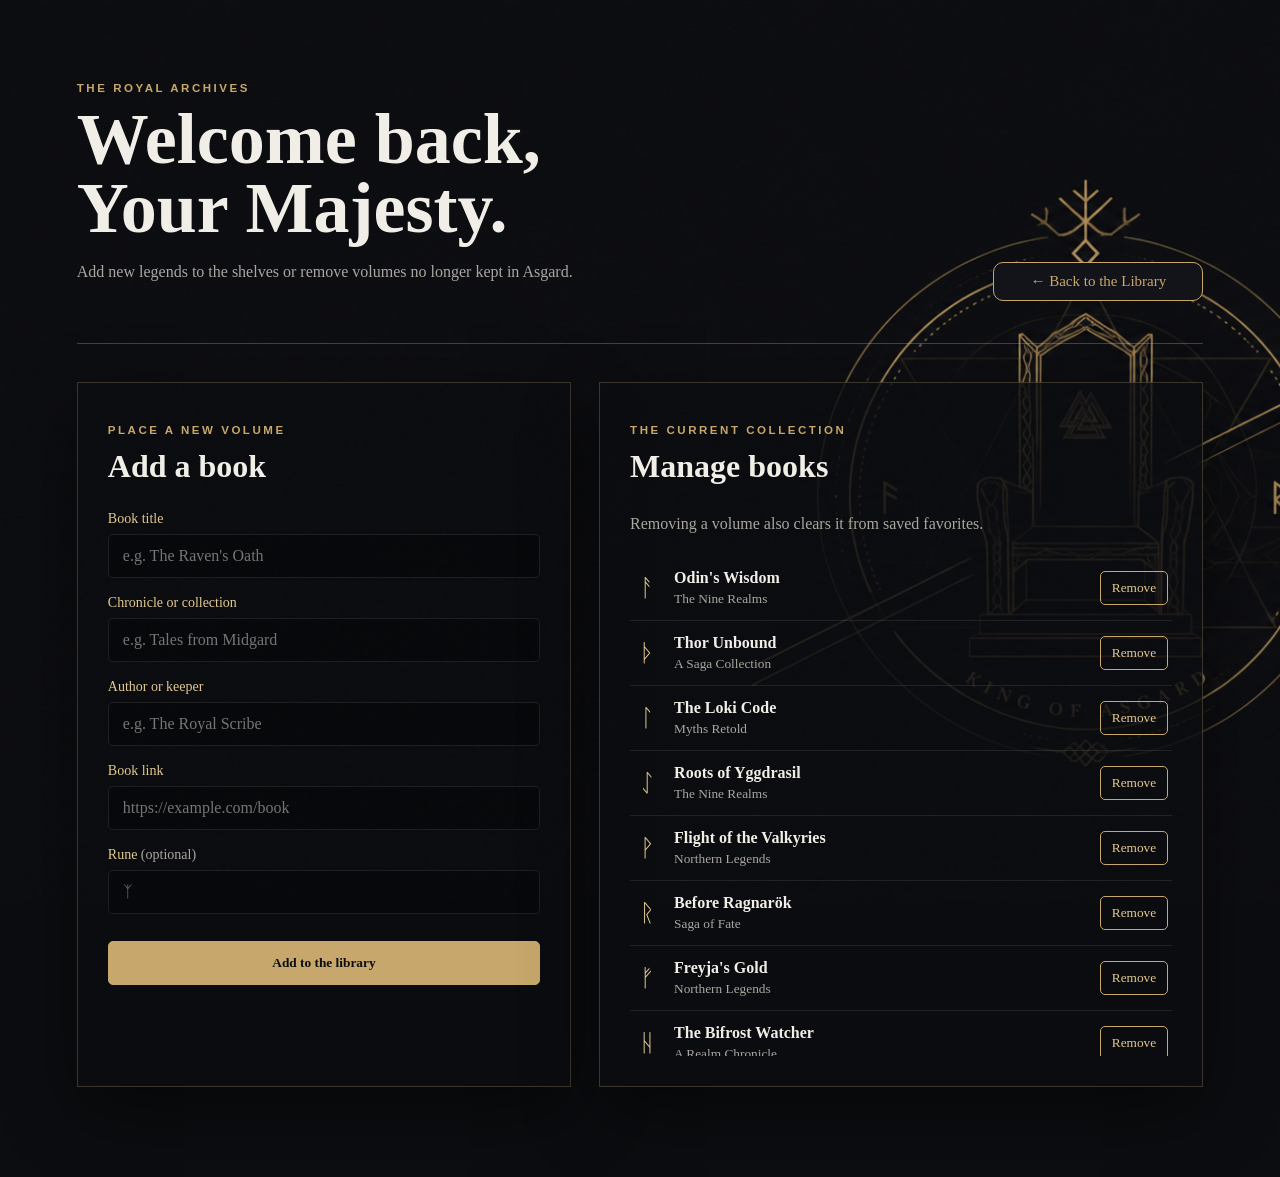
<file: Admin.html>
<!doctype html>
<html lang="en">
  <head>
    <meta charset="UTF-8" />
    <meta name="viewport" content="width=device-width, initial-scale=1.0" />
    <title>King of Asgard | Asgardian Library</title>
    <link rel="stylesheet" href="Style.css" />
  </head>
  <body id="admin_body">
    <main class="admin-shell">
      <header class="admin-hero">
        <div>
          <p class="golden_txt">THE ROYAL ARCHIVES</p>
          <h1>Welcome back,<br />Your Majesty.</h1>
          <p class="admin-intro">Add new legends to the shelves or remove volumes no longer kept in Asgard.</p>
        </div>
        <a class="Admin_home" href="Home.html">← Back to the Library</a>
      </header>

      <section class="admin-grid" aria-label="Library management">
        <form id="book-form" class="admin-panel">
          <p class="golden_txt">PLACE A NEW VOLUME</p>
          <h2>Add a book</h2>
          <label for="book-title">Book title</label>
          <input id="book-title" name="title" type="text" maxlength="60" required placeholder="e.g. The Raven's Oath" />
          <label for="book-subtitle">Chronicle or collection</label>
          <input id="book-subtitle" name="subtitle" type="text" maxlength="60" required placeholder="e.g. Tales from Midgard" />
          <label for="book-author">Author or keeper</label>
          <input id="book-author" name="author" type="text" maxlength="60" required placeholder="e.g. The Royal Scribe" />
          <label for="book-link">Book link</label>
          <input id="book-link" name="link" type="url" required placeholder="https://example.com/book" />
          <label for="book-rune">Rune <span>(optional)</span></label>
          <input id="book-rune" name="rune" type="text" maxlength="3" placeholder="ᛉ" />
          <button class="admin-submit" type="submit">Add to the library</button>
          <p id="admin-message" class="admin-message" role="status" aria-live="polite"></p>
        </form>

        <section class="admin-panel admin-inventory">
          <p class="golden_txt">THE CURRENT COLLECTION</p>
          <h2>Manage books</h2>
          <p class="admin-intro">Removing a volume also clears it from saved favorites.</p>
          <ul id="admin-book-list" class="admin-book-list"></ul>
        </section>
      </section>
    </main>
    <script src="Library.js"></script>
    <script src="Admin.js"></script>
  </body>
</html>
</file>
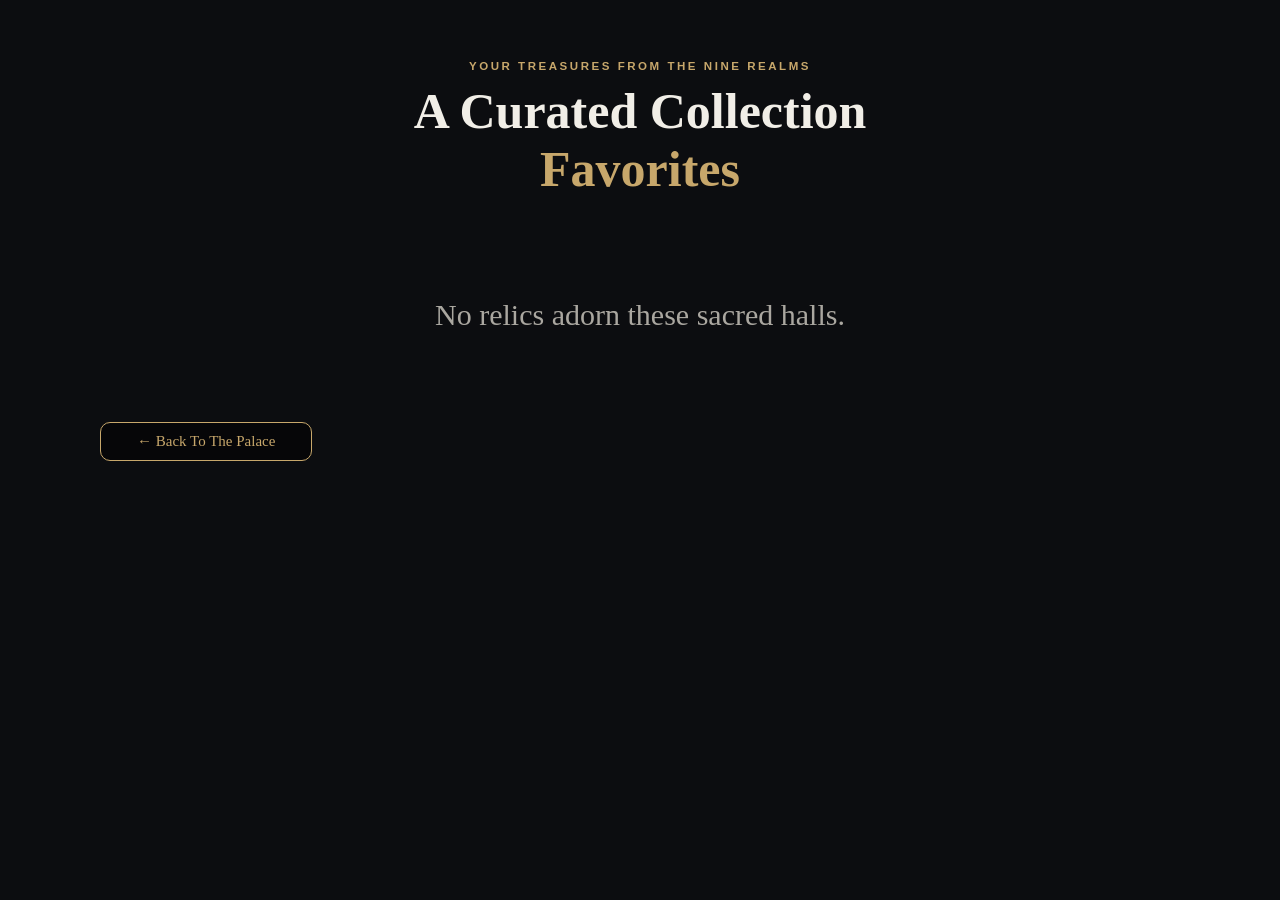
<file: Favorites.html>
<!DOCTYPE html>
<html lang="en">
<head>
    <meta charset="UTF-8">
    <meta name="viewport" content="width=device-width, initial-scale=1.0">
    <title>Favorites | Asgardian Library</title>
    <link rel="stylesheet" href="Style.css">
</head>
<body class="Favorites_Page">
    <section class="favorites_txt">
        <div class="golden_txt" align="center">
            YOUR TREASURES FROM THE NINE REALMS
        </div>
        <h1 class="favorite_title" align="center">A Curated Collection<br><span >Favorites</span></h1>

    </section>
    <div id="favorites_container">
        <!-- everything of favorites happens here (but JS is the Boss right now) -->
    </div>
    <a href="Home.html">
        <button class="Favorites_home">
            ← Back To The Palace 
        </button>
    </a>
    <script src="Library.js"></script>
    <script src="Favorites.js"></script>
</body>
</html>
</file>
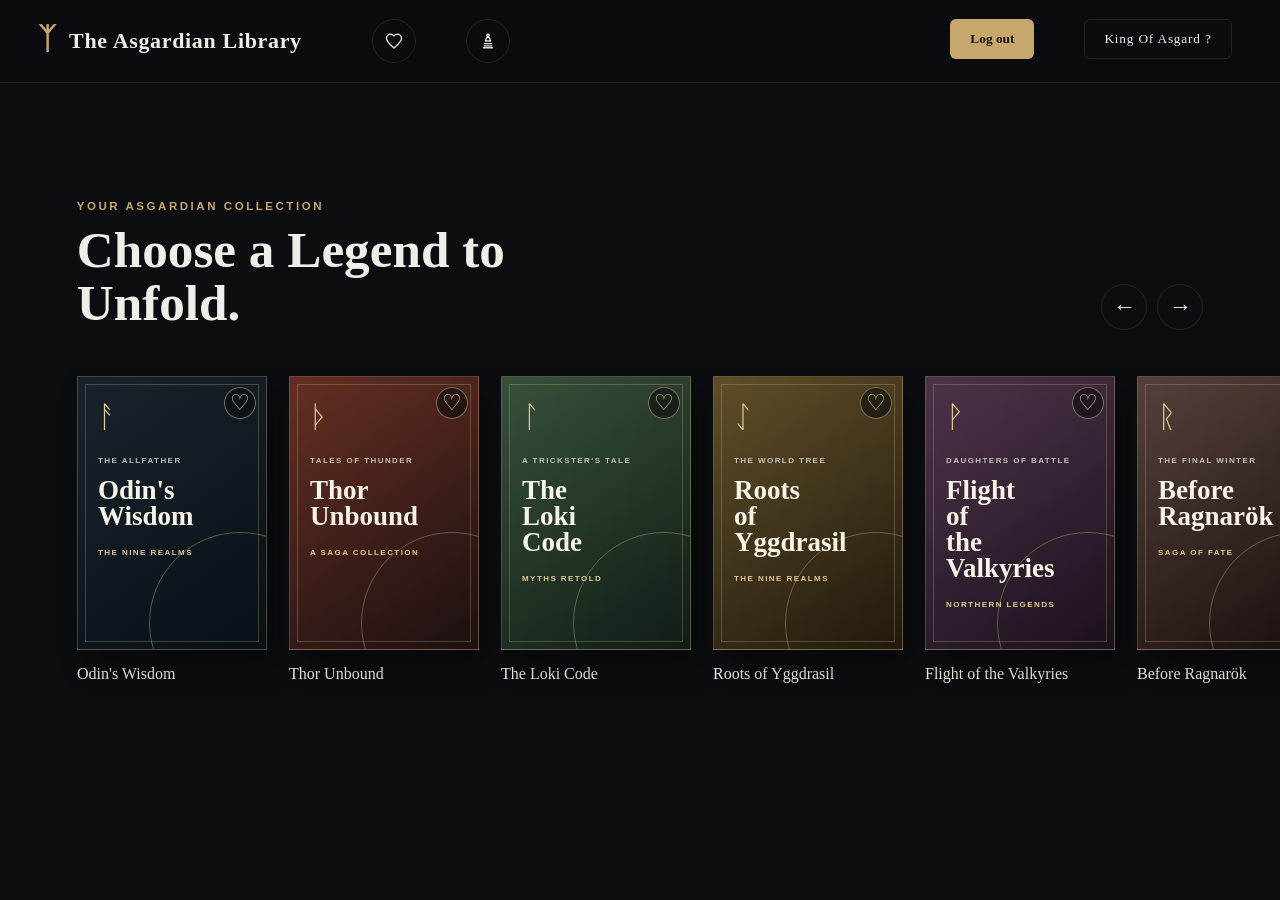
<file: Home.html>
<!-- Logged In -->

<!doctype html>
<html lang="en">
  <head>
    <meta charset="UTF-8" />
    <meta name="viewport" content="width=device-width, initial-scale=1.0" />
    <title>Home | Asgardian Library</title>
    <link rel="stylesheet" href="Style.css" />
  </head>
  <body bgcolor="#0c0d10" text="ffffff">
    <header class="navBar">
      <div class="library_title">
        <span class="brand_mark">ᛉ</span>
        <span>The Asgardian Library</span>
      </div>
      <div class="nav-actions">
        <nav class="buttons">
          <a href="Favorites.html">
            <button class="nav-btn" aria-label="Favorites">
              <svg
                class="nav-icon"
                viewBox="0 0 24 24"
                fill="none"
                xmlns="http://www.w3.org/2000/svg"
              >
                <path
                  d="M12 21.35l-1.45-1.32C5.4 15.36 2 12.28 2 8.5 2 5.42 4.42 3 7.5 3c1.74 0 3.41.81 4.5 2.09C13.09 3.81 14.76 3 16.5 3 19.58 3 22 5.42 22 8.5c0 3.78-3.4 6.86-8.55 11.54L12 21.35z"
                  stroke="currentColor"
                  stroke-width="1.8"
                  stroke-linecap="round"
                  stroke-linejoin="round"
                />
              </svg>
            </button>
          </a>

          <a href="Personal_Info.html">
            <button class="nav-btn" aria-label="Profile">
              <svg
                class="nav-icon"
                viewBox="0 0 24 24"
                fill="none"
                xmlns="http://www.w3.org/2000/svg"
              >
                <path
                  d="M12 3a1.5 1.5 0 100 3 1.5 1.5 0 000-3zM10 7.5h4s.5 3 1.5 4.5H8.5C9.5 10.5 10 7.5 10 7.5zM7.5 15.5h9M7 18.5h10M6 21h12"
                  stroke="currentColor"
                  stroke-width="1.8"
                  stroke-linecap="round"
                  stroke-linejoin="round"
                />
              </svg>
            </button>
          </a>

          <a href="Main.html">
            <button class="btn_loginBtn">Log out</button>
          </a>

          <a href="Admin.html">
            <button class="btn king">King Of Asgard ?</button>
          </a>
        </nav>
      </div>
    </header>
    <main>
      <section
        class="collection home-collection"
        aria-labelledby="home-collection-title"
      >
        <div class="collection-heading">
          <div>
            <p class="golden_txt">YOUR ASGARDIAN COLLECTION</p>

            <h2 id="home-collection-title">
              Choose a Legend to <br />
              Unfold.
            </h2>
          </div>

          <div class="slider-controls" aria-label="Book collection controls">
            <button
              class="slider-button"
              type="button"
              data-home-prev
              aria-label="Show previous books"
            >
              ←
            </button>

            <button
              class="slider-button"
              type="button"
              data-home-next
              aria-label="Show next books"
            >
              →
            </button>
          </div>
        </div>

        <div
          class="book-slider"
          data-book-carousel
          aria-label="Book collection"
        >
          <div class="book-track">
            <!-- ODIN -->
            <article class="book-card book-odin">
              <a class="book-link" href="#" aria-label="Open Odin's Wisdom">
                <div class="book-cover">
                  <span class="book-rune">ᚨ</span>
                  <span class="book-kicker">The Allfather</span>

                  <h3>
                    Odin's<br />
                    Wisdom
                  </h3>

                  <span class="book-author"> The Nine Realms </span>
                </div>
              </a>

              <button
                class="favorite-button"
                type="button"
                aria-label="Add Odin's Wisdom to favorites"
                title="Add to favorites"
                onclick="addFavorite(1, this)"
              >
                <span aria-hidden="true">♡</span>
              </button>

              <p>Odin's Wisdom</p>
            </article>

            <!-- THOR -->
            <article class="book-card book-thor">
              <a class="book-link" href="#" aria-label="Open Thor Unbound">
                <div class="book-cover">
                  <span class="book-rune">ᚦ</span>
                  <span class="book-kicker">Tales of Thunder</span>

                  <h3>
                    Thor<br />
                    Unbound
                  </h3>

                  <span class="book-author"> A Saga Collection </span>
                </div>
              </a>

              <button
                class="favorite-button"
                type="button"
                aria-label="Add Thor Unbound to favorites"
                title="Add to favorites"
                onclick="addFavorite(2, this)"
              >
                <span aria-hidden="true">♡</span>
              </button>

              <p>Thor Unbound</p>
            </article>

            <!-- LOKI -->
            <article class="book-card book-loki">
              <a class="book-link" href="#" aria-label="Open The Loki Code">
                <div class="book-cover">
                  <span class="book-rune">ᛚ</span>
                  <span class="book-kicker">A Trickster's Tale</span>

                  <h3>
                    The<br />
                    Loki Code
                  </h3>

                  <span class="book-author"> Myths Retold </span>
                </div>
              </a>

              <button
                class="favorite-button"
                type="button"
                aria-label="Add The Loki Code to favorites"
                title="Add to favorites"
                onclick="addFavorite(3, this)"
              >
                <span aria-hidden="true">♡</span>
              </button>

              <p>The Loki Code</p>
            </article>

            <!-- YGGDRASIL -->
            <article class="book-card book-yggdrasil">
              <a
                class="book-link"
                href="#"
                aria-label="Open Roots of Yggdrasil"
              >
                <div class="book-cover">
                  <span class="book-rune">ᛇ</span>
                  <span class="book-kicker">The World Tree</span>

                  <h3>
                    Roots of<br />
                    Yggdrasil
                  </h3>

                  <span class="book-author"> The Nine Realms </span>
                </div>
              </a>

              <button
                class="favorite-button"
                type="button"
                aria-label="Add Roots of Yggdrasil to favorites"
                title="Add to favorites"
                onclick="addFavorite(4, this)"
              >
                <span aria-hidden="true">♡</span>
              </button>

              <p>Roots of Yggdrasil</p>
            </article>

            <!-- VALKYRIE -->
            <article class="book-card book-valkyrie">
              <a
                class="book-link"
                href="#"
                aria-label="Open Flight of the Valkyries"
              >
                <div class="book-cover">
                  <span class="book-rune">ᚹ</span>
                  <span class="book-kicker">Daughters of Battle</span>

                  <h3>
                    Flight of the<br />
                    Valkyries
                  </h3>

                  <span class="book-author"> Northern Legends </span>
                </div>
              </a>

              <button
                class="favorite-button"
                type="button"
                aria-label="Add Flight of the Valkyries to favorites"
                title="Add to favorites"
                onclick="addFavorite(5, this)"
              >
                <span aria-hidden="true">♡</span>
              </button>

              <p>Flight of the Valkyries</p>
            </article>

            <!-- RAGNAROK -->
            <article class="book-card book-ragnarok">
              <a class="book-link" href="#" aria-label="Open Before Ragnarok">
                <div class="book-cover">
                  <span class="book-rune">ᚱ</span>
                  <span class="book-kicker">The Final Winter</span>

                  <h3>
                    Before<br />
                    Ragnarök
                  </h3>

                  <span class="book-author"> Saga of Fate </span>
                </div>
              </a>

              <button
                class="favorite-button"
                type="button"
                aria-label="Add Before Ragnarok to favorites"
                title="Add to favorites"
                onclick="addFavorite(6, this)"
              >
                <span aria-hidden="true">♡</span>
              </button>

              <p>Before Ragnarök</p>
            </article>

            <!-- FREYJA -->
            <article class="book-card book-freyja">
              <a class="book-link" href="#" aria-label="Open Freyja's Gold">
                <div class="book-cover">
                  <span class="book-rune">ᚠ</span>
                  <span class="book-kicker">Goddess of Seiðr</span>

                  <h3>
                    Freyja's<br />
                    Gold
                  </h3>

                  <span class="book-author"> Northern Legends </span>
                </div>
              </a>

              <button
                class="favorite-button"
                type="button"
                aria-label="Add Freyja's Gold to favorites"
                title="Add to favorites"
                onclick="addFavorite(7, this)"
              >
                <span aria-hidden="true">♡</span>
              </button>

              <p>Freyja's Gold</p>
            </article>

            <!-- HEIMDALL -->
            <article class="book-card book-heimdall">
              <a
                class="book-link"
                href="#"
                aria-label="Open The Bifrost Watcher"
              >
                <div class="book-cover">
                  <span class="book-rune">ᚺ</span>
                  <span class="book-kicker">Guardian of the Bridge</span>

                  <h3>
                    The Bifrost<br />
                    Watcher
                  </h3>

                  <span class="book-author"> A Realm Chronicle </span>
                </div>
              </a>

              <button
                class="favorite-button"
                type="button"
                aria-label="Add The Bifrost Watcher to favorites"
                title="Add to favorites"
                onclick="addFavorite(8, this)"
              >
                <span aria-hidden="true">♡</span>
              </button>

              <p>The Bifrost Watcher</p>
            </article>

            <!-- FRIGG -->
            <article class="book-card book-frigg">
              <a class="book-link" href="#" aria-label="Open Frigg's Foresight">
                <div class="book-cover">
                  <span class="book-rune">ᚹ</span>
                  <span class="book-kicker">Queen of Asgard</span>

                  <h3>
                    Frigg's<br />
                    Foresight
                  </h3>

                  <span class="book-author"> The Weaver's Tale </span>
                </div>
              </a>

              <button
                class="favorite-button"
                type="button"
                aria-label="Add Frigg's Foresight to favorites"
                title="Add to favorites"
                onclick="addFavorite(9, this)"
              >
                <span aria-hidden="true">♡</span>
              </button>

              <p>Frigg's Foresight</p>
            </article>

            <!-- TYR -->
            <article class="book-card book-tyr">
              <a class="book-link" href="#" aria-label="Open The Hand of Tyr">
                <div class="book-cover">
                  <span class="book-rune">ᛏ</span>
                  <span class="book-kicker">Oaths and Courage</span>

                  <h3>
                    The Hand<br />
                    of Tyr
                  </h3>

                  <span class="book-author"> Saga of Justice </span>
                </div>
              </a>

              <button
                class="favorite-button"
                type="button"
                aria-label="Add The Hand of Tyr to favorites"
                title="Add to favorites"
                onclick="addFavorite(10, this)"
              >
                <span aria-hidden="true">♡</span>
              </button>

              <p>The Hand of Tyr</p>
            </article>

            <!-- HEL -->
            <article class="book-card book-hel">
              <a
                class="book-link"
                href="#"
                aria-label="Open Hel's Quiet Kingdom"
              >
                <div class="book-cover">
                  <span class="book-rune">ᚺ</span>
                  <span class="book-kicker">Beyond the Veil</span>

                  <h3>
                    Hel's Quiet<br />
                    Kingdom
                  </h3>

                  <span class="book-author"> The Underworld </span>
                </div>
              </a>

              <button
                class="favorite-button"
                type="button"
                aria-label="Add Hel's Quiet Kingdom to favorites"
                title="Add to favorites"
                onclick="addFavorite(11, this)"
              >
                <span aria-hidden="true">♡</span>
              </button>

              <p>Hel's Quiet Kingdom</p>
            </article>

            <!-- NORNS -->
            <article class="book-card book-norns">
              <a
                class="book-link"
                href="#"
                aria-label="Open Threads of the Norns"
              >
                <div class="book-cover">
                  <span class="book-rune">ᚾ</span>
                  <span class="book-kicker">Fate's Keepers</span>

                  <h3>
                    Threads of<br />
                    the Norns
                  </h3>

                  <span class="book-author"> A Tale of Fate </span>
                </div>
              </a>

              <button
                class="favorite-button"
                type="button"
                aria-label="Add Threads of the Norns to favorites"
                title="Add to favorites"
                onclick="addFavorite(12, this)"
              >
                <span aria-hidden="true">♡</span>
              </button>

              <p>Threads of the Norns</p>
            </article>

            <!-- SIF -->
            <article class="book-card book-sif">
              <a class="book-link" href="#" aria-label="Open Sif's Harvest">
                <div class="book-cover">
                  <span class="book-rune">ᛋ</span>
                  <span class="book-kicker">Fields of Asgard</span>

                  <h3>
                    Sif's<br />
                    Harvest
                  </h3>

                  <span class="book-author"> Tales of Midgard </span>
                </div>
              </a>

              <button
                class="favorite-button"
                type="button"
                aria-label="Add Sif's Harvest to favorites"
                title="Add to favorites"
                onclick="addFavorite(13, this)"
              >
                <span aria-hidden="true">♡</span>
              </button>

              <p>Sif's Harvest</p>
            </article>

            <!-- JOTUN -->
            <article class="book-card book-jotun">
              <a
                class="book-link"
                href="#"
                aria-label="Open Giants of Jotunheim"
              >
                <div class="book-cover">
                  <span class="book-rune">ᛃ</span>
                  <span class="book-kicker">Beyond Asgard</span>

                  <h3>
                    Giants of<br />
                    Jötunheim
                  </h3>

                  <span class="book-author"> The Old Enemies </span>
                </div>
              </a>

              <button
                class="favorite-button"
                type="button"
                aria-label="Add Giants of Jotunheim to favorites"
                title="Add to favorites"
                onclick="addFavorite(14, this)"
              >
                <span aria-hidden="true">♡</span>
              </button>

              <p>Giants of Jötunheim</p>
            </article>
          </div>
        </div>
      </section>
    </main>

    <script src="Library.js"></script>
    <script src="Favorites.js"></script>
    <script src="Home.js"></script>
  </body>
</html>
</file>
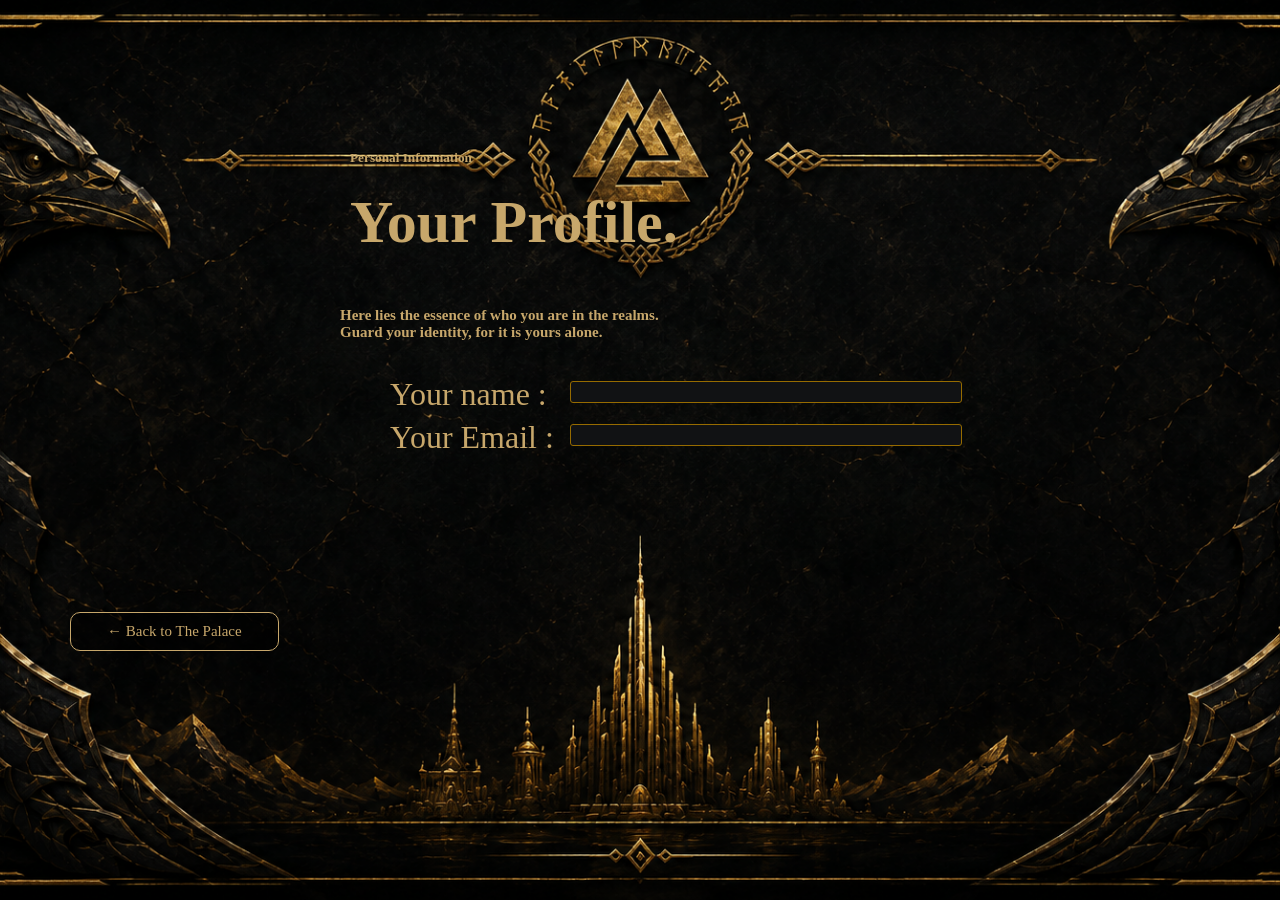
<file: Personal_Info.html>
<!DOCTYPE html>
<html lang="en">
<head>
    <meta charset="UTF-8">
    <meta name="viewport" content="width=device-width, initial-scale=1.0">
    <title>Personal_Info | Asgardian Library</title>
    <link rel="stylesheet" href="Style.css">
</head>
<body class="personal_info_page">
    <div>
    <h5 style="color: #c7a76b ; font-family: Georgia, 'Times New Roman', Times, serif; margin-top: 150px;margin-left: 350px; ">Personal Information</h3>

<h2  style="color: #c7a76b ; font-family: Georgia, 'Times New Roman', Times, serif; margin-top: 10px;margin-left: 350px; font-size: 60px; ">
    Your Profile.
</h2>
<h6 style="color: #c7a76b ; font-family: Georgia, 'Times New Roman', Times, serif; margin-top: 10px;margin-left: 340px; font-size: 15px; ">Here lies the essence of who you are in the realms.<br>
Guard your identity, for it is yours alone.
</h6>
<div class="personal_info" >

<label id="username" name="username">
    Your name :
</label>
<p name="username" class ="box_info_personal" style="color: #e1c990;">
<span id="username_user"></span>
</p>
<label id="Email" name="username">
    Your Email :
</label>
<p name="username" class ="box_info_personal" style="color: #e1c990;">
    <span id="email_user"></span>
</p>

  <a href="Home.html">
                <button class="login_main" style="margin-top: 150px;">
                    ← Back to The Palace
                </button>
            </a>
</div>

</div>
    <script src ="Personal_Info.js"></script>

</body>
</html>
</file>
<file: Style.css>
/* =========================================================
   1. ROOT VARIABLES
   ========================================================= */

:root {
    --bg: #0c0d10;
    --bg-soft: #121419;
    --panel: #17191f;
    --panel-light: #20232a;
    --text: #f1eee7;
    --muted: #aaa7a0;
    --gold: #c7a76b;
    --gold-light: #e1c990;
    --line: rgba(255, 255, 255, .09);
    --danger: #e57979;
    --shadow: 0 25px 70px rgba(0, 0, 0, .45);
}


#username{
    color: #c7a76b ; 
    font-family: Georgia, 
    'Times New Roman', Times, serif; 
    margin-bottom: -40px;
    margin-left: 390px;
     font-size: 32px; 
     border-radius: 20px;
     border-color: #c7a76b;
    display: block;
}
#Email{
    color: #c7a76b ; 
    font-family: Georgia, 
    'Times New Roman', Times, serif; 
    margin-bottom: -40px;
    margin-left: 390px;
     font-size: 32px; 
     border-radius: 20px;
     border-color: #c7a76b;
    display: block;
}
.box_info_personal{
    margin-top: 8px;
    margin-left: 570px;
    height: auto ;
        width: 360px;
    padding: 10px 15px;
    border: 1px solid #966b00;
    border-radius: 3px;
    background: #111214;
    color: #5c4009;
    font-family: Georgia, serif
}
#admin_body{
    width: 100%;
  min-height: 100vh;
  background-image: 
    linear-gradient(rgba(0, 0, 0, 0.4), rgba(0, 0, 0, 0.6));
     background-size: cover;
    background-position: center;
    background-repeat: no-repeat;
    background-attachment: fixed;
    background-image: url("material/ChatGPT Image Aug 19, 2026, 08_58_14 PM.png");
}
.personal_info_page{
    animation: fadeIn 1.5s ease-in;
    background-image:url("material/new personal.png");
    background-size: cover;
    background-position: center;
    background-repeat: no-repeat;
    background-attachment: fixed;
}
body {
    margin: 0;
    background-color: var(--bg);
    color: var(--text);
    font-family: Georgia, "Times New Roman", serif;
}

a {
    text-decoration: none;
}

.navBar {
    height: 82px;
    padding: 0 3%;

    display: flex;
    align-items: center;
    justify-content: space-between;

    border-bottom: 1px solid var(--line);
    background: rgba(12, 13, 16, 0.4);
    backdrop-filter: blur(14px);

    position: sticky;
    top: 0;
    z-index: 20;

    transition: 0.4s ease;
}

.navBar:hover {
    border-bottom: 1px solid var(--gold-light);
}

.library_title {
    display: flex;
    align-items: center;
    gap: 12px;

    color: var(--text);
    font-size: 22px;
    font-weight: bold;
    letter-spacing: 0.03em;
}

.brand_mark {
    color: #c7a76b;
    font-size: 30px;
    margin-top: -4px;
}

.user_inditity {
    display: flex;
    align-items: center;
    gap: 10px;
}


/* Navbar buttons container */

.nav-actions {
    display: flex;
    align-items: center;
    gap: 12px;
    padding: 10px;
}


/* Circular navbar buttons */

.nav-btn {
    width: 44px;
    height: 44px;

    border-radius: 50%;
    border: 1px solid #222226;

    background-color: transparent;
    color: #e0e0e0;

    display: flex;
    align-items: center;
    justify-content: center;

    cursor: pointer;
    outline: none;

    transition:
        border-color 0.25s ease,
        color 0.25s ease,
        box-shadow 0.25s ease;
}

.nav-icon {
    width: 18px;
    height: 18px;
}

.nav-btn:hover {
    border-color: #f3cf7a;
    color: #f3cf7a;
    box-shadow: 0 0 8px rgba(243, 207, 122, 0.15);
}


/* =========================================================
   5. GENERAL BUTTONS
   ========================================================= */

.btn {
    border: 1px solid transparent;
    border-radius: 6px;
    padding: 11px 19px;
    color: var(--text);
    transition: .2s ease;
}


/* Login button */

.loginBtn {
    background: var(--gold);
    color: #15130f;

    font-weight: bold;
    font-family: Georgia, "Times New Roman", serif;
}

.loginBtn:hover {
    background: var(--gold-light);
    transform: translateY(-1px);
}

.registerBtn {
    background: var(--gold);
    color: #15130f;

    font-weight: bold;
    font-family: Georgia, "Times New Roman", serif;
}

.registerBtn:hover {
    background: var(--gold-light);
    transform: translateY(-1px);
}

.king {
    background: transparent;
    border-color: var(--line);

    font-family: Georgia, "Times New Roman", serif;
    letter-spacing: 0.8px;
}

.king:hover {
    border-color: var(--gold);
    color: var(--gold-light);
    transform: translateY(-1px);
}

.buttons {
    display: flex;
    justify-content: center;
    gap: 50px;
}

.btn_loginBtn {
    text-decoration: none;
    border: 1px solid transparent;
    border-radius: 6px;

    padding: 11px 19px;

    color: #15130f;
    background-color: var(--gold);

    font-family: Georgia, "Times New Roman", serif;
    font-weight: bold;

    margin-left: 390px;
    margin-bottom: 2px;

    transition: 0.2s ease;
}


.btn_loginBtn:hover {
    color: #15130f;
    background-color: var(--gold-light);
    transform: translateY(-1px);
}




/* =========================================================
6. MAIN PAGE / HERO
========================================================= */

.hero {
    margin-top: 80px;
    margin-left: 120px;

    font-size: 40px;

    display: flex;
}

.golden_txt {
    color: var(--gold);

    font-family: Arial, sans-serif;
    font-size: 0.72rem;

    letter-spacing: 0.22em;
    font-weight: 700;
}

.main_heading {
    margin-top: 0;

    color: var(--text);

    font-size: 100px;
    font-weight: bold;

    letter-spacing: -3px;
}

h1 span {
    color: var(--gold);
}

.hero-text {
    margin-top: -40px;

    color: var(--muted);
    font-size: 16px;
}


/* Mjolnir */

.mjolnir_img {
    width: 550px;
    height: 550px;

    margin-top: 0;
    margin-left: 70px;

    animation: fadeIn 2s ease-in-out;

    transform: rotate(-15deg);
}


/* Explore button */

.ExploreBtn {
    display: inline-block;

    text-decoration: none;

    padding: 14px 24px;
    margin-bottom: 100px;
}


/* =========================================================
7. HOOK SECTION
   ========================================================= */

.hook {
    max-width: 100%;

    box-sizing: border-box;

    display: flex;

    margin-bottom: 100px;

    background-color: var(--bg-soft);

    border-top: 1px solid var(--line);
    border-bottom: 1px solid var(--line);
}

.hook h2 {
    margin-top: 5px;
    margin-left: 100px;
    margin-right: 0;
    margin-bottom: 60px;

    font-size: 40px;
}

.hook p {
    margin: 60px 100px 0;
}

.hook_right {
    flex: 1;
    min-width: 0;

    padding-top: 40px;
    padding-left: 200px;

    color: var(--muted);

    font-size: 16px;
    word-spacing: 2px;
}


/* =========================================================
8. LOGIN PAGE
========================================================= */

#login_page {
    animation: fadeIn 1.5s ease-in;

    background-image:
        linear-gradient(rgba(0, 0, 0, 0.5)),
        url("material/LogIN.BG.jpeg");
}

/* Login header */

.login_header {
    color: var(--gold);

    font-family: Georgia, "Times New Roman", serif;
    font-size: 70px;
    font-weight: 70;
    text-align: center;
}


/* Login information container */

.login_info {
    margin-top: 100px;
    text-align: center;
}


/* Login form */

.login {
    border-radius: 6px;
}

.login_main {

    margin-left: 70px;
    margin-top: -10px;

    padding: 10px 36px;

    border: 1px solid var(--gold);
    border-radius: 10px;

    box-sizing: border-box;

    background-color: rgba(0, 0, 0, .5);
    color: var(--gold);

    font-family: Georgia, "Times New Roman", serif;
    font-size: 15px;

    transition: 0.2s ease;
}

.login_main:hover {
    background-color: var(--gold);
    color: var(--bg);
    transform: translateY(-2px);
}


/* Email and password labels */

#text_email,
#text_pass {
    color: var(--gold-light);

    font-family: Georgia, "Times New Roman", serif;
    font-size: 20px;
    font-weight: 100;

    margin-right: 200px;
}

#text_pass {
    margin-left: 30px;
}


/* Email and password inputs */

#email,
#pass {
    font-size: 15px;

    background-color: var(--bg);

    border: 1px solid var(--muted);

    border-radius: 10px;

    padding: 10px 36px;

    box-sizing: border-box;

    color: var(--gold);

    transition: 0.2s ease;

    margin-top: 10px;
}


/* Submit button */

#sub_btn {
    padding: 10px 36px;

    border: 1px solid var(--gold);
    border-radius: 10px;

    box-sizing: border-box;

    background-color: var(--gold);
    color: var(--bg);

    font-family: Georgia, "Times New Roman", serif;
    font-size: 15px;
    font-weight: bold;

    transition: 0.2s ease;

    margin-top: 50px;
}


/* Login hover effects */

#email:hover,
#pass:hover,
#sub_btn:hover {
    border-color: var(--gold-light);
    transform: translateY(-1px);
    background-color: var(--gold-light);
}

#email:hover,
#pass:hover{
    background-color: var(--bg);
}


.nav-actions {
    display: flex;
    align-items: center;
    gap: 12px;
    /* Matches your navbar dark background */
    padding: 10px;
}

/* Circular Icon Button Default State */
.nav-btn {
    width: 44px;
    height: 44px;
    border-radius: 50%;
    background-color: transparent;
    border: 1px solid #222226;
    /* Subtle dark border when inactive */
    color: #e0e0e0;
    /* Default off-white icon color */
    display: flex;
    align-items: center;
    justify-content: center;
    cursor: pointer;
    outline: none;
    transition: 0.2s ease;
}

.nav-icon {
    width: 18px;
    height: 18px;
}

/* Gold Hover State */
.nav-btn:hover {
    border-color: #f3cf7a;
    /* Asgardian gold border color */
    color: #f3cf7a;
    /* Icon color turns gold */
    box-shadow: 0 0 8px rgba(243, 207, 122, 0.15);
    /* Soft gold glow */
}



/* =========================================================
9. register page style
========================================================= */


.register-overlay {
    animation: fadeIn 1.5s ease-in;
    width: 100%;
    height: 100vh;
    background-image: url("Material/LogIN.BG.jpeg");
    background-size: cover;
    background-position: center;
    display: flex;
    justify-content: center;
    align-items: center;
}

.register-box {
    width: 400px;
    padding: 35px;
    color: var(--text);
    background-color: rgba(0, 0, 0, 0.8);
    border-radius: 10px;
    box-shadow: var(--shadow);
}

.register-sub {
    color: var(--gold-light);
    font-size: 14px;
    font-weight: bold;

    letter-spacing: 2px;
    margin-bottom: 15px;
}

.register-box h1 {
    font-size: 40px;
    margin-bottom: 15px;
}

.register-desc {
    color: var(--muted);
    font-size: 13px;
    margin-bottom: 25px;
}

.register-box label {
    display: block;
    margin-bottom: 5px;

    font-size: 14px;
    font-weight: bold;
}

.register_email, .register_pass, .register_name {
    width: 100%;
    height: 40px;

    margin-bottom: 15px;
    padding: 0 10px;

    background-color: var(--bg-soft);
    color: var(--text);

    border: 1px solid var(--line);
    border-radius: 10px;

    box-sizing: border-box;

    transition: 0.2s ease;
}

.register-box input:hover {
    outline: none;
    border-color: var(--gold);
    transform: translateY(-2px);
}

.register-submit {
    width: 100%;
    height: 42px;

    background-color: var(--gold);
    color: #15130f;

    border: none;
    border-radius: 5px;

    font-weight: bold;

    transition: 0.2s ease;
}

.register-submit:hover {
    background-color: var(--gold-light);
    transform: translateY(-2px);
}

.register-login{
    color: var(--text);
}

.register-login a{
    color: var(--gold-light);
}

.register_main {

    margin-left: -500px;

    padding: 10px 36px;

    border: 1px solid var(--gold);
    border-radius: 10px;

    box-sizing: border-box;

    background-color: rgba(0, 0, 0, .5);
    color: var(--gold);

    font-family: Georgia, "Times New Roman", serif;
    font-size: 15px;

    transition: 0.2s ease;
}

.register_main:hover {
    background-color: var(--gold);
    color: var(--bg);
    transform: translateY(-2px);
}

/* =========================================================
   9. FAVORITES PAGE STYLE
   ========================================================= */

.Favorites_Page {
    animation: fadeIn 1.5s ease-in;

    background-image:
        linear-gradient(rgba(0, 0, 0, 0.5)),
        url("material/favorites_bgimg.jpeg");

    background-size: auto;
    
}


.favorites_txt {
    width: 100%;
    margin-top: 60px;
}


.favorite_title {
    font-size: 50px;
    margin-top: 10px;
}


.Favorites_home {
    margin-left: 100px;

    padding: 10px 36px;

    border: 1px solid var(--gold);
    border-radius: 10px;

    box-sizing: border-box;

    background-color: rgba(0, 0, 0, .5);

    color: var(--gold);

    font-family: Georgia, "Times New Roman", serif;
    font-size: 15px;

    transition: 0.2s ease;
}


.Favorites_home:hover {
    background-color: var(--gold);
    color: var(--bg);

    transform: translateY(-2px);
}


/* =========================================================
   FAVORITES CONTAINER
   ========================================================= */

#favorites_container {
    display: flex;
    flex-wrap: wrap;

    gap: 30px;

    margin: 60px 6%;

    justify-content: center;
}


/* Favorite books */

#favorites_container .book-card {
    flex: 0 0 190px;
}


/* Remove button */

#favorites_container .favorite-button {
    background: var(--gold);

    color: var(--bg);

    border-color: var(--gold);
}


#favorites_container .favorite-button:hover {
    background: transparent;

    color: var(--gold);
}


/* Empty favorites */

.no-favorites {
    font-family: Georgia, 'Times New Roman', Times, serif;

    width: 100%;

    text-align: center;

    color: var(--muted);

    font-size: 30px;

    margin-top: 40px;
}
/* =========================================================
10. FEATURED BOOK COLLECTION
========================================================= */

/* =========================================================
   BOOK COLLECTION
   ========================================================= */

.collection {
    padding: 105px 0 115px;
    overflow: hidden;
}

.collection-heading {
    max-width: 1180px;
    margin: 0 auto 38px;
    padding: 0 6%;

    display: flex;
    justify-content: space-between;
    align-items: end;

    gap: 32px;
}

.collection h2 {
    margin: 8px 0 0;
    font-size: clamp(34px, 4vw, 54px);
    line-height: 1.04;
}


/* =========================================================
   SLIDER BUTTONS
   ========================================================= */

.slider-controls {
    display: flex;
    gap: 10px;
    flex-shrink: 0;
}

.slider-button {
    width: 46px;
    height: 46px;

    border: 1px solid var(--line);
    border-radius: 50%;

    background: transparent;
    color: var(--text);

    font-size: 23px;

    cursor: pointer;

    transition: 0.25s ease;
}

.slider-button:hover,
.slider-button:focus-visible {
    border-color: var(--gold);
    background: var(--gold);
    color: var(--bg);
    outline: none;
}


/* =========================================================
   BOOK SLIDER
   ========================================================= */

.book-slider {
    width: 100%;

    overflow: hidden;

    padding: 8px 6% 18px;

    box-sizing: border-box;
}


/* THIS IS THE IMPORTANT PART */
.book-track {
    display: flex;
    align-items: flex-start;

    gap: 22px;

    width: max-content;

    will-change: transform;

    transition: transform 750ms ease;
}


/* =========================================================
   BOOK CARD
   ========================================================= */

.book-card {
    position: relative;

    flex: 0 0 190px;

    margin: 0;

    box-sizing: border-box;
}


/* =========================================================
   BOOK LINK
   ========================================================= */

.book-link {
    display: block;
    text-decoration: none;
}


/* =========================================================
   FAVORITE BUTTON
   ========================================================= */

.favorite-button {
    position: absolute;

    top: 11px;
    right: 11px;

    z-index: 2;

    width: 32px;
    height: 32px;

    padding: 0;

    border: 1px solid rgba(225, 201, 144, 0.45);
    border-radius: 50%;

    background: rgba(12, 13, 16, 0.58);
    color: var(--gold-light);

    font-size: 22px;
    line-height: 1;

    cursor: pointer;

    transition: 0.2s ease;
}

.favorite-button:hover,
.favorite-button:focus-visible {
    background: var(--gold);
    border-color: var(--gold);
    color: var(--bg);

    outline: none;
}

.favorite-button.is-favorite {
    background: var(--gold);
    border-color: var(--gold);
    color: var(--bg);
}


/* =========================================================
   BOOK COVER
   ========================================================= */

.book-cover {
    position: relative;

    height: 274px;

    box-sizing: border-box;

    padding: 23px 20px;

    overflow: hidden;

    border: 1px solid rgba(225, 201, 144, 0.28);

    box-shadow:
        12px 15px 26px rgba(0, 0, 0, 0.36);

    transition:
        transform 0.35s ease,
        box-shadow 0.35s ease;
}


/* inner border */

.book-cover::before {
    content: "";

    position: absolute;

    inset: 7px;

    border: 1px solid rgba(225, 201, 144, 0.25);

    pointer-events: none;
}


/* decorative circle */

.book-cover::after {
    content: "";

    position: absolute;

    width: 180px;
    height: 180px;

    right: -65px;
    bottom: -65px;

    border: 1px solid rgba(225, 201, 144, 0.35);

    border-radius: 50%;
}


/* hover */

.book-card:hover .book-cover {
    transform: translateY(-9px) rotate(-1.5deg);

    box-shadow:
        15px 24px 34px rgba(0, 0, 0, 0.5);
}


/* =========================================================
   BOOK TEXT
   ========================================================= */

.book-rune,
.book-kicker,
.book-cover h3,
.book-author {
    position: relative;
    z-index: 1;

    display: block;
}

.book-rune {
    color: var(--gold-light);

    font-size: 30px;

    margin-bottom: 22px;
}

.book-kicker,
.book-author {
    font:
        700 8px Arial, sans-serif;

    letter-spacing: 0.18em;

    text-transform: uppercase;

    color: rgba(241, 238, 231, 0.76);
}

.book-cover h3 {
    margin: 13px 0 18px;

    color: #f8f3e7;

    font-size: 27px;

    line-height: 0.96;
}

.book-author {
    color: var(--gold-light);
}

.book-card > p {
    margin: 15px 0 0;

    font-size: 16px;

    color: var(--text);
}


/* =========================================================
   BOOK COLORS
   ========================================================= */

.book-odin .book-cover {
    background: linear-gradient(145deg, #19232d, #071015);
}

.book-thor .book-cover {
    background: linear-gradient(145deg, #652f22, #1b1011);
}

.book-loki .book-cover {
    background: linear-gradient(145deg, #38503a, #101d16);
}

.book-yggdrasil .book-cover {
    background: linear-gradient(145deg, #5e4e29, #21190d);
}

.book-valkyrie .book-cover {
    background: linear-gradient(145deg, #4d3448, #1a111c);
}

.book-ragnarok .book-cover {
    background: linear-gradient(145deg, #55413b, #180e0d);
}


/* Additional books */

.book-freyja .book-cover {
    background: linear-gradient(145deg, #4c304d, #18101b);
}

.book-heimdall .book-cover {
    background: linear-gradient(145deg, #30465b, #0d151d);
}

.book-frigg .book-cover {
    background: linear-gradient(145deg, #57404d, #1c1118);
}

.book-tyr .book-cover {
    background: linear-gradient(145deg, #4f4431, #18150e);
}

.book-hel .book-cover {
    background: linear-gradient(145deg, #352b40, #100e16);
}

.book-norns .book-cover {
    background: linear-gradient(145deg, #3e3e56, #12121e);
}

.book-sif .book-cover {
    background: linear-gradient(145deg, #4a532c, #11150c);
}

.book-jotun .book-cover {
    background: linear-gradient(145deg, #453d39, #15110f);
}


/* =========================================================
   MOBILE
   ========================================================= */

@media (max-width: 760px) {

    .collection {
        padding: 75px 0 85px;
    }

    .collection-heading {
        align-items: start;
    }

    .collection h2 {
        font-size: 34px;
    }

    .slider-controls {
        display: none;
    }

    .book-slider {
        padding-left: 6%;
        padding-right: 6%;
    }

    .book-track {
        gap: 18px;
    }

    .book-card {
        flex-basis: 170px;
    }

    .book-cover {
        height: 250px;
    }
}


/* =========================================================
   MESSAGE BOX
   ========================================================= */

#msg_box {
    font-size: 14px;
    font-weight: bold;

    margin-bottom: 15px;

    text-align: center;

    min-height: 20px;
}

#msg_box.error-msg {
    color: var(--danger);
}

#msg_box.success-msg {
    color: var(--gold);
}


/* =========================================================
    11. Admin style
   ========================================================= */

.admin_page{
    display: flex;
    justify-content: center;
}

.Admin_header{
    margin: 70px 60px 0px;

    font-size: 50px;
    font-weight: bold;
}

h5{
    margin-top: -40px;
    margin-left: 140px;
}

.Admin_home {
    margin-top: 50px;
    margin-right: 50px;

    padding: 10px 36px;

    border: 1px solid var(--gold);
    border-radius: 10px;

    box-sizing: border-box;

    background-color: var(--bg-soft);

    color: var(--gold);

    font-family: Georgia, "Times New Roman", serif;
    font-size: 15px;

    transition: 0.2s ease;

}

.Admin_home:hover {
    background-color: var(--gold);
    color: var(--bg);

    transform: translateY(-2px);
}

/* =========================================================
   FADE IN
   ========================================================= */

@keyframes fadeIn {
    0% {
        opacity: 0;
    }

    100% {
        opacity: 1;
    }
}

/* =========================================================
   12. KING OF ASGARD ADMINISTRATION
   ========================================================= */

.admin-shell {
    max-width: 1180px;
    margin: 0 auto;
    padding: 70px 6% 90px;
}

.admin-hero {
    display: flex;
    justify-content: space-between;
    align-items: end;
    gap: 30px;
    padding-bottom: 42px;
    border-bottom: 1px solid rgba(225, 201, 144, 0.28);
}

.admin-hero h1 {
    margin: 10px 0;
    font-size: clamp(42px, 6vw, 72px);
    line-height: .96;
}

.admin-intro {
    max-width: 500px;
    color: var(--muted);
    line-height: 1.6;
}

.Admin_home {
    display: inline-block;
    margin: 0;
    white-space: nowrap;
}

.admin-grid {
    display: grid;
    grid-template-columns: minmax(280px, .9fr) minmax(360px, 1.1fr);
    gap: 28px;
    margin-top: 38px;
}

.admin-panel {
    padding: 30px;
    border: 1px solid rgba(225, 201, 144, 0.22);
    background: rgba(12, 13, 16, .82);
    box-shadow: var(--shadow);
}

.admin-panel h2 {
    margin: 8px 0 26px;
    font-size: 32px;
}

.admin-panel label {
    display: block;
    margin: 17px 0 7px;
    color: var(--gold-light);
    font-size: 14px;
}

.admin-panel label span {
    color: var(--muted);
}

.admin-panel input {
    width: 100%;
    box-sizing: border-box;
    padding: 12px 14px;
    border: 1px solid var(--line);
    border-radius: 5px;
    background: rgba(0, 0, 0, .28);
    color: var(--text);
    font: inherit;
}

.admin-panel input:focus {
    border-color: var(--gold);
    outline: 2px solid rgba(199, 167, 107, .18);
}

.admin-submit,
.remove-book {
    border: 1px solid var(--gold);
    border-radius: 5px;
    cursor: pointer;
    font-family: Georgia, "Times New Roman", serif;
    transition: .2s ease;
}

.admin-submit {
    width: 100%;
    margin-top: 27px;
    padding: 13px 18px;
    background: var(--gold);
    color: var(--bg);
    font-weight: bold;
}

.admin-submit:hover {
    background: var(--gold-light);
    transform: translateY(-2px);
}

.admin-message {
    min-height: 22px;
    margin: 16px 0 0;
    font-size: 14px;
}

.admin-book-list {
    max-height: 500px;
    margin: 20px 0 0;
    padding: 0;
    overflow-y: auto;
    list-style: none;
}

.admin-book-item {
    display: flex;
    align-items: center;
    gap: 14px;
    padding: 13px 4px;
    border-bottom: 1px solid var(--line);
}

.admin-book-rune {
    width: 26px;
    color: var(--gold-light);
    font-size: 24px;
    text-align: center;
}

.admin-book-details {
    display: grid;
    flex: 1;
    gap: 4px;
}

.admin-book-details small {
    color: var(--muted);
}

.remove-book {
    padding: 8px 11px;
    background: transparent;
    color: var(--gold-light);
}

.remove-book:hover {
    border-color: var(--danger);
    color: var(--danger);
}

.book-custom .book-cover {
    background: linear-gradient(145deg, #4c3a22, #17120b);
}

@media (max-width: 760px) {
    .admin-shell { padding-top: 40px; }
    .admin-hero { align-items: start; flex-direction: column; }
    .admin-grid { grid-template-columns: 1fr; }
    .admin-panel { padding: 22px; }
}
</file>
